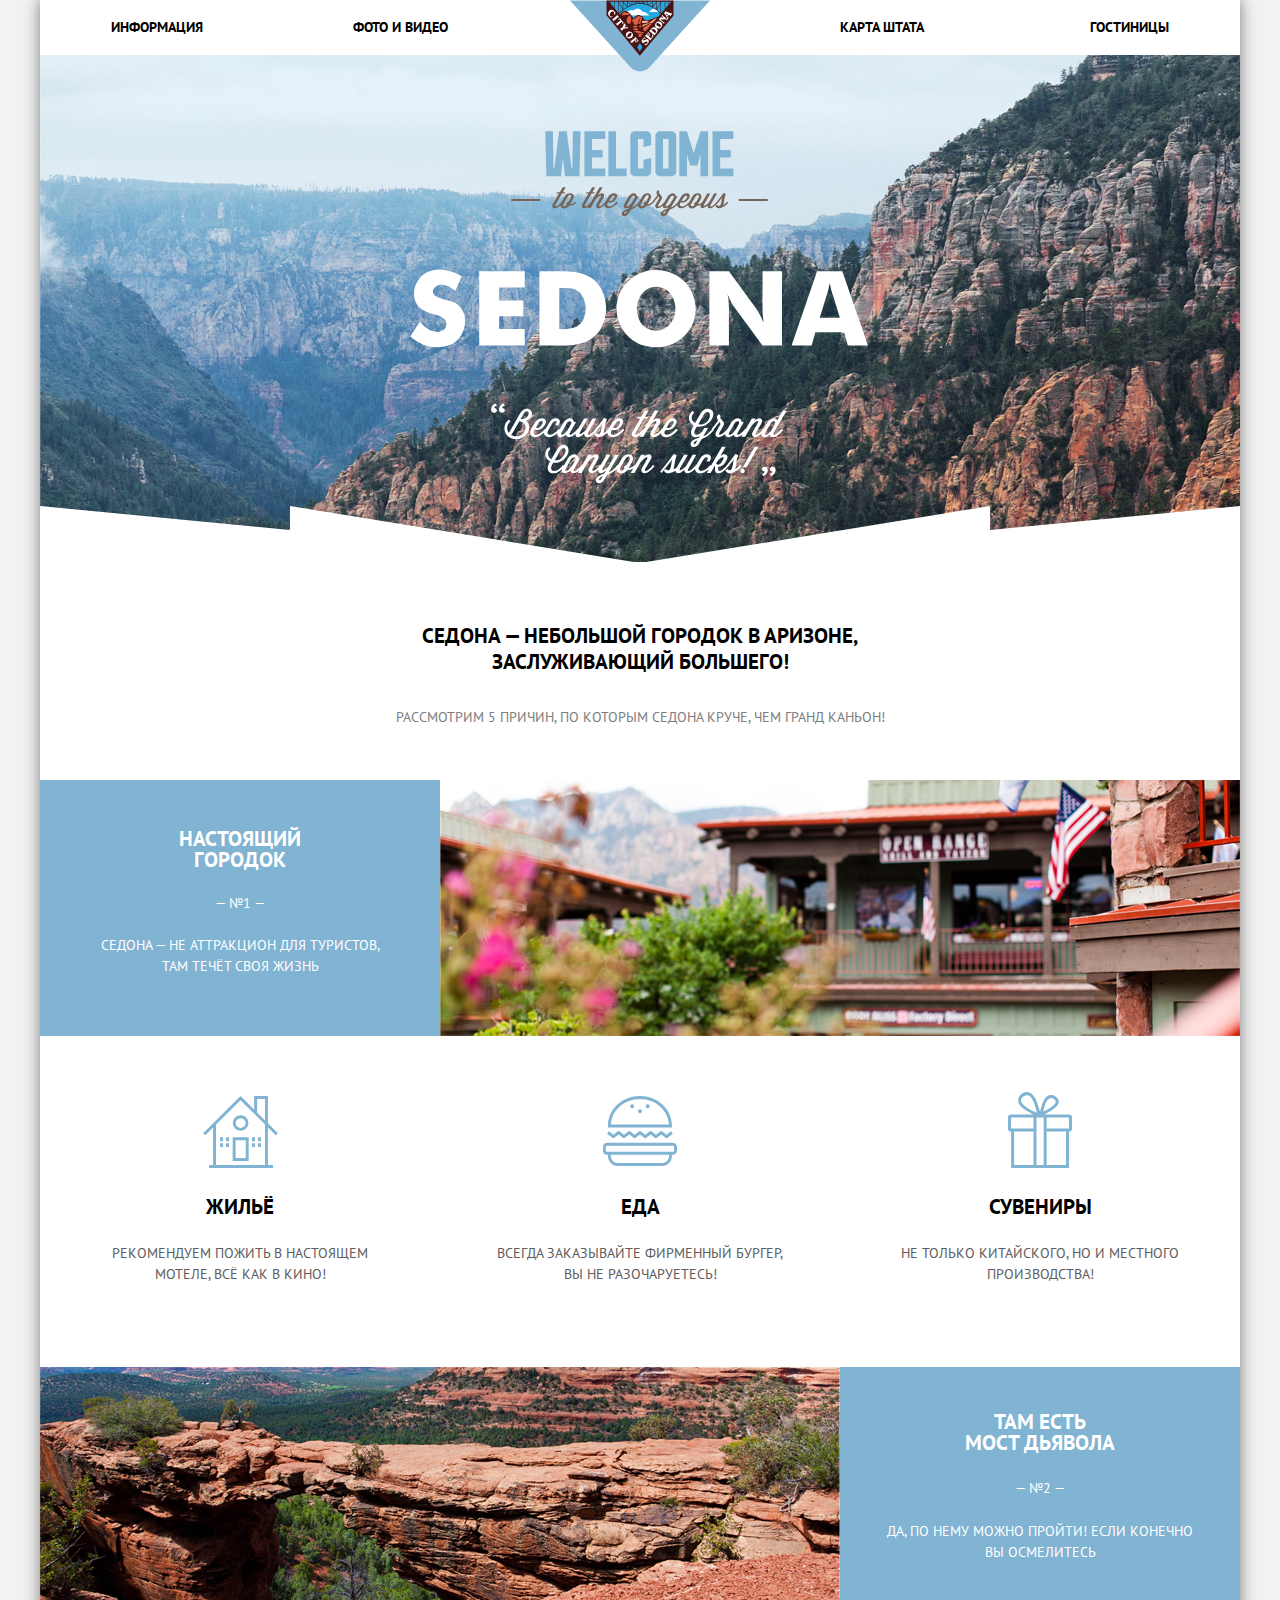
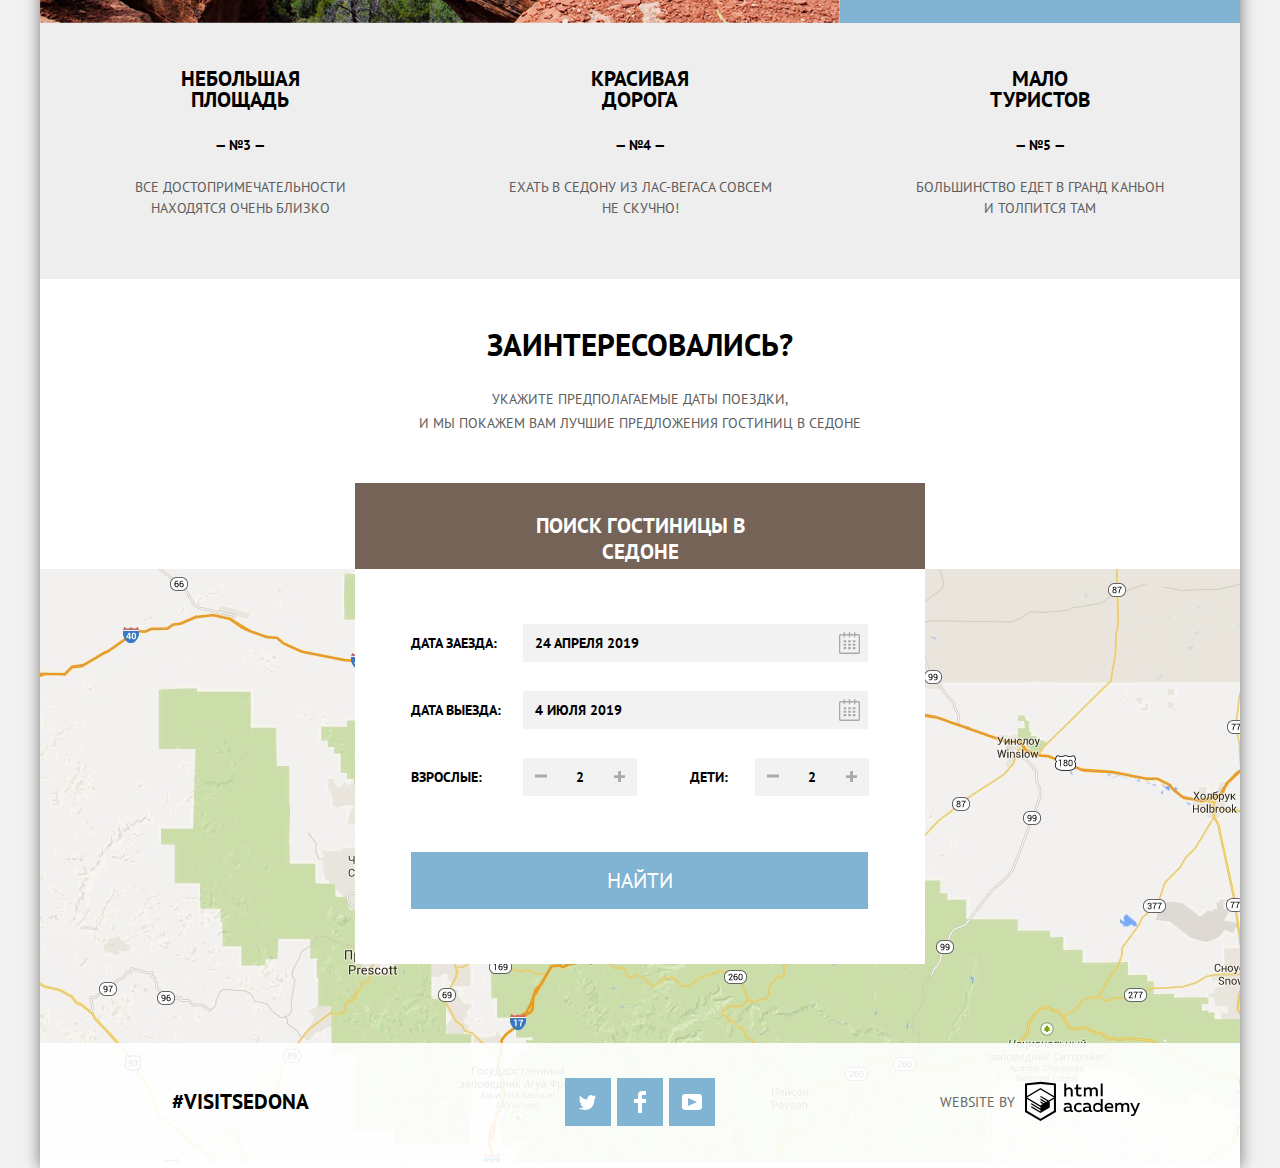
<file: index.html>
<!DOCTYPE html>
<html lang="ru">

<head>
  <meta charset="utf-8">
  <title>HTML Academy: Седона</title>
  <link href="https://fonts.googleapis.com/css?family=PT+Sans:400,700&amp;subset=cyrillic" rel="stylesheet">
  <link href="css/normalize.css" rel="stylesheet">
  <link href="css/style.css" rel="stylesheet">
</head>

<body>
  <div class="wrapper">
    <header class="main-header">
      <nav class="main-navigation">
        <ul class="site-navigation">
          <li><a href="info.html">Информация</a></li>
          <li><a href="media.html">Фото и видео</a></li>
          <li><a href="mapstate.html">Карта штата</a></li>
          <li><a href="hotels.html">Гостиницы</a></li>
        </ul>
        <a class="main-header-logo" href="index.html">
          <img src="img/logo-sedona.svg" width="140" height="72" alt="Логотип городка Седона">
        </a>
      </nav>
    </header>
    <main>
      <div class="welcome-background"></div>
      <section class="advantages">
        <header class="advantages-head content">
          <h1 class="visually-hidden">Городок Седона</h1>
          <b class="sedona-intro">СЕДОНА &mdash; НЕБОЛЬШОЙ ГОРОДОК В АРИЗОНЕ, ЗАСЛУЖИВАЮЩИЙ БОЛЬШЕГО!</b>
          <p>РАССМОТРИМ 5 ПРИЧИН, ПО КОТОРЫМ СЕДОНА КРУЧЕ, ЧЕМ ГРАНД КАНЬОН!</p>
        </header>
        <ul class="advantages-list">
          <li class="advantages-item  advantages-item-color">
            <div class="advantages-box">
              <div class="advantages-about-first content">
                <b>Настоящий городок</b>
                <span> &mdash; №1 &mdash;</span>
                <p>СЕДОНА &mdash; НЕ АТТРАКЦИОН ДЛЯ ТУРИСТОВ, ТАМ ТЕЧЁТ СВОЯ ЖИЗНЬ</p>
              </div>
              <img src="img/sedona-city.png" width="800" height="256" alt="Фото городка Седона">
            </div>
          </li>
          <li class="advantages-item">
            <div class="container">
              <ul class="features-list content">
                <li class="features-item features-item-house">
                  <b>ЖИЛЬЁ</b>
                  <p>РЕКОМЕНДУЕМ ПОЖИТЬ В НАСТОЯЩЕМ МОТЕЛЕ, ВСЁ КАК В КИНО!</p>
                </li>
                <li class="features-item features-item-food">
                  <b>ЕДА</b>
                  <p>ВСЕГДА ЗАКАЗЫВАЙТЕ ФИРМЕННЫЙ БУРГЕР, ВЫ НЕ РАЗОЧАРУЕТЕСЬ!</p>
                </li>
                <li class="features-item features-item-gift">
                  <b>СУВЕНИРЫ</b>
                  <p>НЕ ТОЛЬКО КИТАЙСКОГО, НО И МЕСТНОГО ПРОИЗВОДСТВА!</p>
                </li>
              </ul>
            </div>
          </li>
          <li class="advantages-item advantages-item-color">
            <div class="advantages-box advantages-box-reverse">
              <div class="advantages-about-second content">
                <b>ТАМ ЕСТЬ<br> МОСТ ДЬЯВОЛА</b>
                <span>&mdash; №2 &mdash;</span>
                <p>ДА, ПО НЕМУ МОЖНО ПРОЙТИ! ЕСЛИ КОНЕЧНО ВЫ ОСМЕЛИТЕСЬ</p>
              </div>
              <img src="img/devils-bridge.png" width="800" height="256" alt="Мост дьявола">
            </div>
          </li>
          <li class="advantages-item">
            <div class="container">
              <ul class="features-list content">
                <li class="features-item-second">
                  <b>НЕБОЛЬШАЯ ПЛОЩАДЬ</b>
                  <span>&mdash; №3 &mdash;</span>
                  <p>ВСЕ ДОСТОПРИМЕЧАТЕЛЬНОСТИ
                    НАХОДЯТСЯ ОЧЕНЬ БЛИЗКО
                  </p>
                </li>
                <li class="features-item-second">
                  <b>КРАСИВАЯ ДОРОГА</b>
                  <span>&mdash; №4 &mdash;</span>
                  <p>ЕХАТЬ В СЕДОНУ ИЗ ЛАС-ВЕГАСА СОВСЕМ
                    НЕ СКУЧНО!
                  </p>
                </li>
                <li class="features-item-second">
                  <b>МАЛО ТУРИСТОВ</b>
                  <span>&mdash; №5 &mdash;</span>
                  <p>БОЛЬШИНСТВО ЕДЕТ В ГРАНД КАНЬОН
                    И ТОЛПИТСЯ ТАМ
                  </p>
                </li>
              </ul>
            </div>
          </li>
        </ul>
      </section>
      <section class="search-hotel">
        <h2 class="visually-hidden">Поиск гостиницы</h2>
        <p>
          <b>ЗАИНТЕРЕСОВАЛИСЬ?</b>
        </p>
        <p class="search-conditions">УКАЖИТЕ ПРЕДПОЛАГАЕМЫЕ ДАТЫ ПОЕЗДКИ,<br>
          И МЫ ПОКАЖЕМ ВАМ ЛУЧШИЕ ПРЕДЛОЖЕНИЯ ГОСТИНИЦ В СЕДОНЕ
        </p>
        <a href="form.html" class="button-call-form">Поиск гостиницы в Седоне </a>
      </section>
    </main>
    <div class="map">
      <img src="img/map.png" width="1200" height="593" alt="Карта расположения">
      <div class="search-form">
        <form action="https://echo.htmlacademy.ru" method="post">
          <div class="search-item">
            <label for="date-arrival">ДАТА ЗАЕЗДА:</label>
            <input type="text" class="date-arrival" name="arrival" id="date-arrival" placeholder="24 апреля 2019">
            <button type="button" class="button-calendar" aria-label="Выбрать дату заезда">
              <svg xmlns="http://www.w3.org/2000/svg" width="21" height="22" viewBox="0 0 21 22">
                <path d="M19.251 2.025h-2.845V.648c0-.381-.294-.689-.656-.689-.363 0-.656.308-.656.689v1.377h-3.938V.648c0-.381-.294-.689-.655-.689-.363 0-.657.308-.657.689v1.377H5.906V.648c0-.381-.294-.689-.656-.689-.363 0-.657.308-.657.689v1.377H1.75C.784 2.025 0 2.847 0 3.862v16.302C0 21.179.784 22 1.75 22h17.501c.966 0 1.749-.821 1.749-1.836V3.862c0-1.015-.783-1.837-1.749-1.837zm.437 18.139a.448.448 0 0 1-.437.459H1.75a.45.45 0 0 1-.438-.459V3.862a.45.45 0 0 1 .438-.459h2.844v1.378c0 .381.294.689.657.689.362 0 .656-.308.656-.689V3.403h3.938v1.378c0 .381.294.689.657.689.361 0 .655-.308.655-.689V3.403h3.938v1.378c0 .381.293.689.656.689.362 0 .656-.308.656-.689V3.403h2.845c.241 0 .437.206.437.459v16.302z" />
                <path d="M4.594 8.225h2.625v2.066H4.594zM4.594 11.668h2.625v2.067H4.594zM4.594 15.112h2.625v2.066H4.594zM9.188 15.112h2.625v2.066H9.188zM9.188 11.668h2.625v2.067H9.188zM9.188 8.225h2.625v2.066H9.188zM13.781 15.112h2.625v2.066h-2.625zM13.781 11.668h2.625v2.067h-2.625zM13.781 8.225h2.625v2.066h-2.625z" />
              </svg>
            </button>
          </div>
          <div class="search-item">
            <label for="date-retirement">ДАТА ВЫЕЗДА:</label>
            <input type="text" class="date-retirement" name="retirement" id="date-retirement" placeholder="4 июля 2019">
            <button type="button" class="button-calendar" aria-label="Выбрать дату заезда">
              <svg xmlns="http://www.w3.org/2000/svg" width="21" height="22" viewBox="0 0 21 22">
                <path d="M19.251 2.025h-2.845V.648c0-.381-.294-.689-.656-.689-.363 0-.656.308-.656.689v1.377h-3.938V.648c0-.381-.294-.689-.655-.689-.363 0-.657.308-.657.689v1.377H5.906V.648c0-.381-.294-.689-.656-.689-.363 0-.657.308-.657.689v1.377H1.75C.784 2.025 0 2.847 0 3.862v16.302C0 21.179.784 22 1.75 22h17.501c.966 0 1.749-.821 1.749-1.836V3.862c0-1.015-.783-1.837-1.749-1.837zm.437 18.139a.448.448 0 0 1-.437.459H1.75a.45.45 0 0 1-.438-.459V3.862a.45.45 0 0 1 .438-.459h2.844v1.378c0 .381.294.689.657.689.362 0 .656-.308.656-.689V3.403h3.938v1.378c0 .381.294.689.657.689.361 0 .655-.308.655-.689V3.403h3.938v1.378c0 .381.293.689.656.689.362 0 .656-.308.656-.689V3.403h2.845c.241 0 .437.206.437.459v16.302z" />
                <path d="M4.594 8.225h2.625v2.066H4.594zM4.594 11.668h2.625v2.067H4.594zM4.594 15.112h2.625v2.066H4.594zM9.188 15.112h2.625v2.066H9.188zM9.188 11.668h2.625v2.067H9.188zM9.188 8.225h2.625v2.066H9.188zM13.781 15.112h2.625v2.066h-2.625zM13.781 11.668h2.625v2.067h-2.625zM13.781 8.225h2.625v2.066h-2.625z" />
              </svg>
            </button>
          </div>
          <div class="search-item">
            <div class="search-item-column">
              <label for="adults">ВЗРОСЛЫЕ:</label>
              <div class="search-item-buttons">
                <button type="button" class="button-minus" aria-label="Убавить место">
                  <svg width="12" height="12" viewBox="0 0 32 32">
                    <path  d="M0 13v6c0 0.552 0.448 1 1 1h30c0.552 0 1-0.448 1-1v-6c0-0.552-0.448-1-1-1h-30c-0.552 0-1 0.448-1 1z">
                    </path>
                  </svg>
                </button>
                <input type="text" name="adults" id="adults" placeholder="2">
                <button type="button" class="button-plus" aria-label="Добавить человека">
                  <svg width="11" height="11" viewBox="0 0 32 32">
                    <path d="M31 12h-11v-11c0-0.552-0.448-1-1-1h-6c-0.552 0-1 0.448-1 1v11h-11c-0.552 0-1 0.448-1 1v6c0 0.552 0.448 1 1 1h11v11c0 0.552 0.448 1 1 1h6c0.552 0 1-0.448 1-1v-11h11c0.552 0 1-0.448 1-1v-6c0-0.552-0.448-1-1-1z">
                    </path>
                  </svg>
                </button>
              </div>
            </div>
            <div class="search-item-column">
              <label for="children">ДЕТИ:</label>
              <div class="search-item-buttons">
                <button type="button" class="button-minus" aria-label="Убавить место">
                  <svg width="12" height="12" viewBox="0 0 32 32">
                    <path d="M0 13v6c0 0.552 0.448 1 1 1h30c0.552 0 1-0.448 1-1v-6c0-0.552-0.448-1-1-1h-30c-0.552 0-1 0.448-1 1z">
                    </path>
                  </svg>
                </button>
                <input type="text" name="adults" id="children" placeholder="2">
                <button type="button" class="button-plus" aria-label="Добавить ребёнка">
                  <svg width="11" height="11" viewBox="0 0 32 32">
                    <path d="M31 12h-11v-11c0-0.552-0.448-1-1-1h-6c-0.552 0-1 0.448-1 1v11h-11c-0.552 0-1 0.448-1 1v6c0 0.552 0.448 1 1 1h11v11c0 0.552 0.448 1 1 1h6c0.552 0 1-0.448 1-1v-11h11c0.552 0 1-0.448 1-1v-6c0-0.552-0.448-1-1-1z">
                    </path>
                  </svg>
                </button>
              </div>
            </div>
          </div>
          <div class="search-sub">
            <button class="search-btn" type="submit" value="НАЙТИ">
              Найти
            </button>
          </div>
        </form>
      </div>
      <footer class="main-footer">
        <div class="footer-content">
          <div>
            <p class="hash-tag">
              <b>#VISITSEDONA</b>
            </p>
          </div>
          <div class="footer-socials">
            <ul class="social-buttons">
              <li><a class="social-item" href="#"><span class="visually-hidden">Twitter</span>
                  <svg xmlns="http://www.w3.org/2000/svg" xmlns:xlink="http://www.w3.org/1999/xlink" width="17" height="15"
                    viewBox="0 0 17 15">
                    <path fill="#ffffff" d="M10.95.144c1.685-.496 2.984.27 3.577 1.179.673-.231 1.331-.481 2.011-.708a2.345 2.345 0 0 1-.857 1.768c.685.17 1.304-.491 1.304-.491-.169 1-1.006 1.788-1.563 2.024-.231 6.75-3.175 11.217-10.077 11.082h-.446c-.41 0-4.164-.46-4.898-1.887 2.271.196 3.893-.422 4.693-1.177-.96-.3-2.679-.477-2.979-2.95.349.106.564.228 1.19.119C1.705 8.247.374 7.53.448 5.33c.285.328 1.067.536 1.34.472C1.085 5.561-.182 2.442.894.85c1.818 1.854 3.735 3.606 7.152 3.773C8.254 2.33 9.183.793 10.95.144z" />
                  </svg>
                </a>
              </li>
              <li><a class="social-item" href="#"><span class="visually-hidden">Facebook</span><svg xmlns="http://www.w3.org/2000/svg"
                    width="12" height="22" viewBox="0 0 12 22">
                    <path fill="#ffffff" d="M12 4V0H8a4 4 0 0 0-4 4v4H0v4h4v10h4V12h4V8H8V4h4z" />
                  </svg>
                </a>
              </li>
              <li><a class="social-item" href="#"><span class="visually-hidden">Youtube</span>
                  <svg xmlns="http://www.w3.org/2000/svg" xmlns:xlink="http://www.w3.org/1999/xlink" width="20" height="16"
                    viewBox="0 0 20 16">
                    <path fill="#ffffff" d="M17 0H3C1.35 0 0 1.35 0 3v10c0 1.65 1.35 3 3 3h14c1.65 0 3-1.35 3-3V3c0-1.65-1.35-3-3-3zM6.027 11.998V4.002L15.014 8l-8.987 3.998z" />
                  </svg>
                </a>
              </li>
            </ul>
          </div>
          <div>
            <div class="footer-copyright">
              <b>WEBSITE BY</b><a class="copyright-button" href="https://htmlacademy.ru/intensive/htmlcss">
                <svg width="115px" height="41px" xmlns="http://www.w3.org/2000/svg" viewBox="0 0 108.08 36.85">
                  <title>logo-htmlacademy-small1</title>
                  <path fill="#000000" d="M44.61,26.88a2,2,0,0,0,.55-0.1v1.33a3.25,3.25,0,0,1-1.18.21,1.67,1.67,0,0,1-1.67-1,4.84,4.84,0,0,1-3.14,1.08c-1.51,0-2.91-.83-2.91-2.55,0-2.13,2-2.79,3.71-2.79a11.08,11.08,0,0,1,2.17.25v-0.3c0-1-.76-1.77-2.19-1.77a7.42,7.42,0,0,0-3,.64v-1.7a10.21,10.21,0,0,1,3.19-.55c2.36,0,3.81,1.12,3.81,3.65v3a0.54,0.54,0,0,0,.49.59h0.17Zm-6.44-1.13A1.35,1.35,0,0,0,39.63,27h0.11a3.39,3.39,0,0,0,2.41-1V24.58a9.72,9.72,0,0,0-1.81-.21c-1,0-2.16.33-2.16,1.38h0Zm12.36-6.11a5,5,0,0,1,2.57.64V22a4.08,4.08,0,0,0-2.3-.7,2.75,2.75,0,1,0,0,5.49,5,5,0,0,0,2.43-.64v1.71a6.27,6.27,0,0,1-2.76.57A4.21,4.21,0,0,1,46,24.51q0-.21,0-0.41a4.32,4.32,0,0,1,4.18-4.46h0.38Zm12.17,7.24a2,2,0,0,0,.55-0.1v1.33a3.25,3.25,0,0,1-1.18.21,1.67,1.67,0,0,1-1.67-1,4.84,4.84,0,0,1-3.14,1.08c-1.51,0-2.91-.83-2.91-2.55,0-2.13,2-2.79,3.71-2.79a11.08,11.08,0,0,1,2.17.25v-0.3c0-1-.76-1.77-2.19-1.77a7.42,7.42,0,0,0-3,.64v-1.7a10.21,10.21,0,0,1,3.19-.55c2.36,0,3.81,1.12,3.81,3.65v3a0.54,0.54,0,0,0,.49.59h0.17Zm-6.44-1.13A1.35,1.35,0,0,0,57.73,27h0.11a3.39,3.39,0,0,0,2.41-1V24.58a9.72,9.72,0,0,0-1.81-.21c-1.06,0-2.16.33-2.16,1.38h0ZM73,16V28.2H71.35V26.88a3.88,3.88,0,0,1-3.19,1.54,4.4,4.4,0,0,1,0-8.78,3.81,3.81,0,0,1,3,1.3V16H73Zm-4.53,5.22a2.76,2.76,0,1,0,0,5.52A2.86,2.86,0,0,0,71.15,25V23A2.91,2.91,0,0,0,68.49,21.27ZM79,19.64c3.31,0,4.46,2.68,3.92,5.09H76.7c0.21,1.5,1.67,2.11,3.19,2.11a6.11,6.11,0,0,0,2.64-.59v1.6a7.14,7.14,0,0,1-3,.57C77,28.42,74.78,27,74.78,24a4.18,4.18,0,0,1,4-4.39H79Zm0.09,1.54a2.28,2.28,0,0,0-2.44,2.1v0.06H81.3A2,2,0,0,0,79.13,21.18Zm5.73,7V19.87h1.65v1a3.81,3.81,0,0,1,2.78-1.27A2.86,2.86,0,0,1,91.89,21a4.12,4.12,0,0,1,2.91-1.33A3.06,3.06,0,0,1,98,23V28.2h-1.9V23.05a1.59,1.59,0,0,0-1.42-1.75H94.42a2.8,2.8,0,0,0-2.07,1.12V28.2h-1.9V23.05A1.59,1.59,0,0,0,89,21.31H88.8a3,3,0,0,0-2.21,1.29v5.63H84.86Zm21.31-8.33h1.9l-3.91,9.46c-0.9,2.17-2.09,2.86-3.35,2.86a4.76,4.76,0,0,1-1.1-.14V30.46a2.86,2.86,0,0,0,.85.12c0.9,0,1.58-.64,2.07-1.9l0.17-.42-4-8.4h2l2.86,6.29ZM38.73,1.46V6.22a3.81,3.81,0,0,1,2.7-1.14,3.25,3.25,0,0,1,3.44,3.4v5.15H43V8.72a1.81,1.81,0,0,0-1.61-2h-0.3a2.93,2.93,0,0,0-2.32,1.39v5.52h-1.9V1.46h1.9ZM49.94,2.31v3h3V6.91h-3v3.81c0,1.1.5,1.46,1.58,1.46a4.49,4.49,0,0,0,1.69-.33v1.6A6.8,6.8,0,0,1,51,13.8a2.55,2.55,0,0,1-2.86-2.74V6.89H46.58V5.26h1.5V2.74Zm5.4,11.31V5.28H57v1A3.81,3.81,0,0,1,59.77,5a2.86,2.86,0,0,1,2.6,1.33A4.12,4.12,0,0,1,65.28,5,3.06,3.06,0,0,1,68.44,8.4v5.21h-1.9V8.46a1.59,1.59,0,0,0-1.42-1.75H64.89a2.8,2.8,0,0,0-2.07,1.12v5.78h-1.9V8.46A1.59,1.59,0,0,0,59.5,6.71H59.27A3,3,0,0,0,57.06,8v5.63H55.34ZM71.17,1.45H73V13.6H71.17V1.45ZM14.71,0H14.55L0,1.54V28.21l14.55,8.66,14.55-8.66V1.54Zm12.5,27.1L14.55,34.64,1.9,27.12V16.18l12.59,7.5V25L5.86,19.9v1.31l8.68,5.21v1.39L5.87,22.65V24l8.68,5.21,8.75-5.24V18.31L27.2,16V27.12Zm0-12.53-3.48,2-1.6,1L14.51,13v1.31L21,18.23H21l-0.14.09-1,.54-5.37-3.2V17l4.24,2.52-1,.67-3.2-1.9v1.31l2.1,1.24L14.5,22.1,2,14.65,14.51,7.11Zm0-1.32L14.49,5.76,1.91,13.25v-10L14.56,1.92,27.21,3.25v10h0Z"
                    transform="translate(0 -0.02)" />
                </svg>
              </a>
            </div>
          </div>
        </div>
      </footer>
    </div>

  </div>
</body>

</html>
</file>
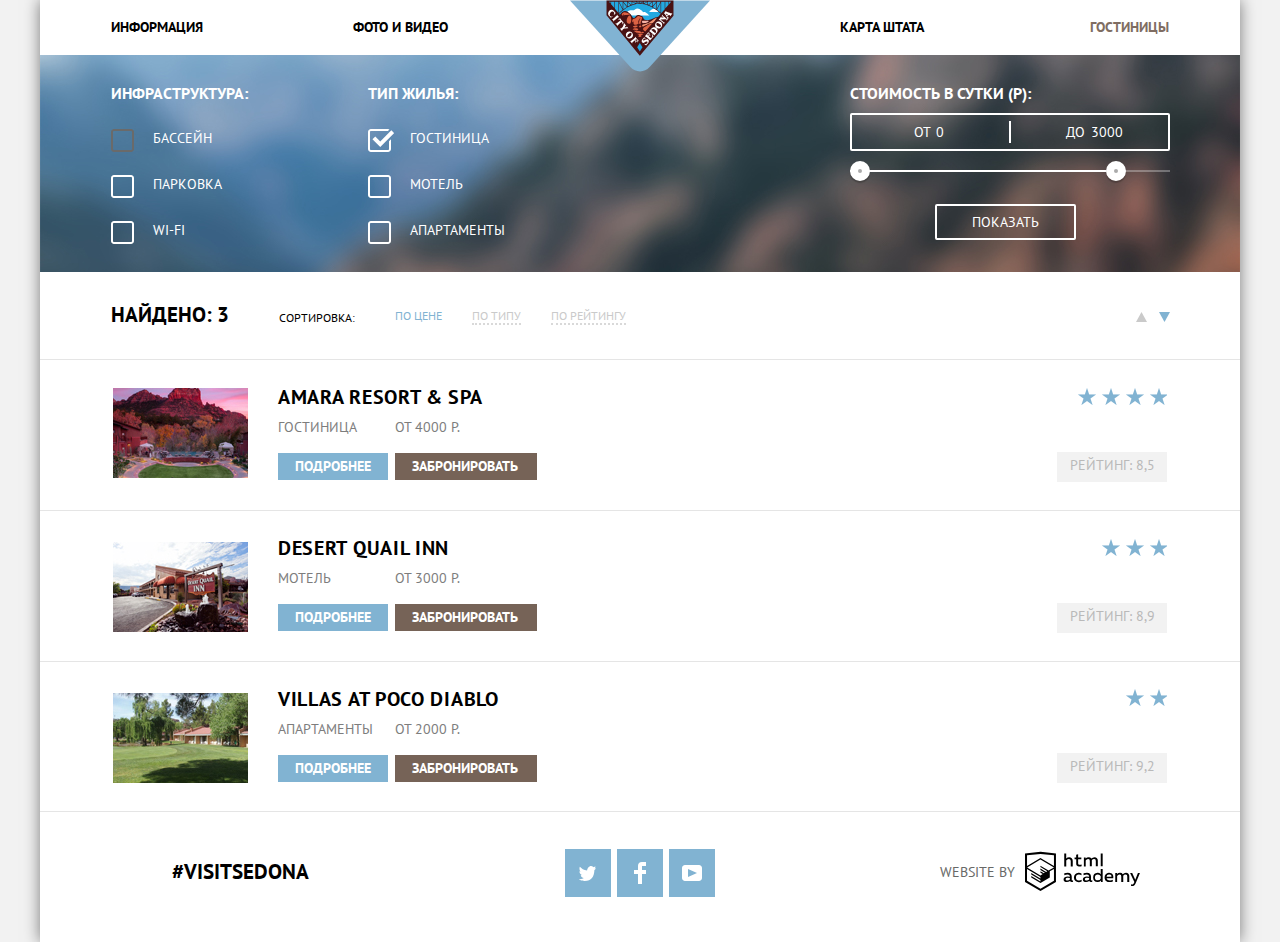
<file: hotels.html>
<!DOCTYPE html>
<html lang="ru">

<head>
  <meta charset="UTF-8">
  <title>Поиск гостиницы в Седоне</title>
  <link href="https://fonts.googleapis.com/css?family=PT+Sans:400,700&amp;subset=cyrillic" rel="stylesheet">
  <link href="css/normalize.css" rel="stylesheet">
  <link href="css/style.css" rel="stylesheet">
</head>

<body class="inner-page">
  <div class="wrapper">
    <header class="main-header">
      <nav class="main-navigation">
        <a class="main-header-logo" href="index.html">
          <img src="img/logo-sedona.svg" width="140" height="72" alt="Логотип городка Седона">
        </a>
        <ul class="site-navigation">
          <li><a href="info.html">Информация</a></li>
          <li><a href="media.html">Фото и видео</a></li>
          <li><a href="mapstate.html">Карта штата</a></li>
          <li class="active"><a>Гостиницы</a></li>
        </ul>
      </nav>
    </header>
    <section class="filter">
      <form class="filter-form" action="echo.htmlacademy.ru">
        <div class="container">
        <h2 class="visually-hidden">Фильтр гостиниц </h2>
        <fieldset class="filter-field">
          <legend>
            ИНФРАСТРУКТУРА:
          </legend>
          <ul class="filter-list">
            <li>
              <input type="checkbox" class="visually-hidden" id="bassein" disabled>
              <label for="bassein">
                БАССЕЙН
              </label>
            </li>
            <li>
              <input type="checkbox" class="visually-hidden" id="parking">
              <label for="parking">
                ПАРКОВКА
              </label>
            </li>
            <li>
              <input type="checkbox" class="visually-hidden" id="wi-fi">
              <label for="wi-fi">
                WI-FI
              </label>
            </li>
          </ul>
        </fieldset>
        <fieldset class="filter-field">
          <legend>
            Тип жилья:
          </legend>
          <ul class="filter-list">
            <li>
              <input type="checkbox" class="visually-hidden" id="hotel" checked>
              <label for="hotel">
                ГОСТИНИЦА
              </label>
            </li>
            <li>
              <input type="checkbox" class="visually-hidden" id="motel">
              <label for="motel">
                МОТЕЛЬ
              </label>
            </li>
            <li>
              <input type="checkbox" class="visually-hidden" id="apartments">
              <label for="apartments">
                АПАРТАМЕНТЫ
              </label>
            </li>
          </ul>
        </fieldset>
        <fieldset class="filter-field">
          <div class="filter-range">
            <div class="filter-range-title">
              Стоимость в сутки (р):
            </div>
            <div class="price-controls">
              <label class="min-price">от
                <input type="text" name="min-price" value="0">
              </label>
              <label class="max-price">до
                <input type="text" name="max-price" value="3000">
              </label>
            </div>
            <div class="range-controls">
              <div class="scale">
                <div class="bar"></div>
              </div>
              <div class="range-toggle range-toggle-min"></div>
              <div class="range-toggle range-toggle-max"></div>
            </div>
            <button class="btn-transparent" type="submit">Показать</button>
          </div>
        </fieldset>
      </div>
        </form>
    </section>
    <main class="page-hotels">
      <section class="sorting-results">
        <div class="sorting-results-container container">
          <h2 class="visually-hidden">Найденные гостиницы</h2>
          <div class="found">
            <h3>
              НАЙДЕНО: 3
            </h3>
          </div>
          <div class="sorting-container">
            <p class="sorting">
              СОРТИРОВКА:
            </p>
          </div>
          <div class="sorting-items-container">
            <ul class="sorting-items">
              <li>
                <a class="sorting-price" href="#">ПО ЦЕНЕ</a>
              </li>
              <li>
                <a class="sorting-type" href="#">ПО ТИПУ</a>
              </li>
              <li>
                <a class="sorting-rate" href="#">ПО РЕЙТИНГУ</a>
              </li>
            </ul>
          </div>
          <div class="sorting-arrows-container">
            <ul class="sorting-arrows">
              <li>
                <a class="sort-arrow-up" href="#"><svg xmlns="http://www.w3.org/2000/svg" width="11" height="10"
                    viewBox="0 0 11 10">
                    <path d="M5.5 0L0 10h11z" /></svg></a>
              </li>
              <li>
                <a class="sort-arrow-down" href="#"><svg xmlns="http://www.w3.org/2000/svg" width="11" height="10"
                    viewBox="0 0 11 10">
                    <path d="M5.5 10L0 0h11" /></svg></a>
              </li>
            </ul>
          </div>
        </div>
      </section>
      <section class="results">
        <div class="container">
          <h2 class="visually-hidden">НАЙДЕННЫЕ ГОСТИНИЦЫ</h2>
          <div class="result-item">
            <div class="result-item-container">
              <div class="hotel-picture">
                <img src="img/amara.jpg" width="135" height="90" alt="фото гостиницы 1">
              </div>
              <div class="result-item-info">
                <a class="searching-hotel" href="#">
                  <h3>AMARA RESORT & SPA</h3>
                </a>
                <div class="flex-container">
                  <div class="result-buttons">
                    <div class="more-info">
                      <span>ГОСТИНИЦА</span>
                      <a href="#">ПОДРОБНЕЕ</a>
                    </div>
                    <div class="booking">
                      <span>ОТ 4000 Р. </span>
                      <a href="#">ЗАБРОНИРОВАТЬ</a>
                    </div>
                  </div>
                </div>
              </div>
              <div class="stars-and-rating">
                <span class="stars stars-4"></span>
                <div class="rating">
                  <p>РЕЙТИНГ: 8,5</p>
                </div>
              </div>
            </div>
          </div>
          <div class="result-item">
            <div class="result-item-container">
              <img src="img/desert-inn.jpg" width="135" height="90" alt="фото гостиницы 1">
              <div class="result-item-info">
                <a class="searching-hotel" href="#">
                  <h3>DESERT QUAIL INN</h3>
                </a>
                <div class="result-buttons">
                  <div class="more-info">
                    <span>Мотель</span>
                    <a href="#">ПОДРОБНЕЕ</a>
                  </div>
                  <div class="booking">
                    <span>ОТ 3000 Р. </span>
                    <a href="#">ЗАБРОНИРОВАТЬ</a>
                  </div>
                </div>
              </div>
              <div class="stars-and-rating">
                <span class="stars stars-3"></span>
                <div class="rating">
                  <p>РЕЙТИНГ: 8,9</p>
                </div>
              </div>
            </div>
          </div>
          <div class="result-item">
            <div class="result-item-container">
              <img src="img/villas-diablo.jpg" width="135" height="90" alt="фото гостиницы 1">
              <div class="result-item-info">
                <a class="searching-hotel" href="#">
                  <h3>VILLAS AT POCO DIABLO</h3>
                </a>
                <div class="result-buttons">
                  <div class="more-info">
                    <span>АПАРТАМЕНТЫ</span>
                    <a href="#">ПОДРОБНЕЕ</a>
                  </div>
                  <div class="booking">
                    <span>ОТ 2000 Р. </span>
                    <a href="#">ЗАБРОНИРОВАТЬ</a>
                  </div>
                </div>
              </div>
              <div class="stars-and-rating">
                <span class="stars stars-2"></span>
                <div class="rating">
                  <p>РЕЙТИНГ: 9,2</p>
                </div>
              </div>
            </div>
          </div>
        </div>
      </section>
    </main>
    <footer class="main-footer">
      <div class="footer-content">
        <div>
          <p class="hash-tag">
            <b>#VISITSEDONA</b>
          </p>
        </div>
        <div class="footer-socials">
          <ul class="social-buttons">
            <li><a class="social-item" href="#"><span class="visually-hidden">Twitter</span>
                <svg xmlns="http://www.w3.org/2000/svg" xmlns:xlink="http://www.w3.org/1999/xlink" width="17"
                  height="15" viewBox="0 0 17 15">
                  <path fill="#ffffff"
                    d="M10.95.144c1.685-.496 2.984.27 3.577 1.179.673-.231 1.331-.481 2.011-.708a2.345 2.345 0 0 1-.857 1.768c.685.17 1.304-.491 1.304-.491-.169 1-1.006 1.788-1.563 2.024-.231 6.75-3.175 11.217-10.077 11.082h-.446c-.41 0-4.164-.46-4.898-1.887 2.271.196 3.893-.422 4.693-1.177-.96-.3-2.679-.477-2.979-2.95.349.106.564.228 1.19.119C1.705 8.247.374 7.53.448 5.33c.285.328 1.067.536 1.34.472C1.085 5.561-.182 2.442.894.85c1.818 1.854 3.735 3.606 7.152 3.773C8.254 2.33 9.183.793 10.95.144z" />
                </svg>
              </a>
            </li>
            <li><a class="social-item" href="#"><span class="visually-hidden">Facebook</span><svg
                  xmlns="http://www.w3.org/2000/svg" width="12" height="22" viewBox="0 0 12 22">
                  <path fill="#ffffff" d="M12 4V0H8a4 4 0 0 0-4 4v4H0v4h4v10h4V12h4V8H8V4h4z" />
                </svg>
              </a>
            </li>
            <li><a class="social-item" href="#"><span class="visually-hidden">Youtube</span>
                <svg xmlns="http://www.w3.org/2000/svg" xmlns:xlink="http://www.w3.org/1999/xlink" width="20"
                  height="16" viewBox="0 0 20 16">
                  <path fill="#ffffff"
                    d="M17 0H3C1.35 0 0 1.35 0 3v10c0 1.65 1.35 3 3 3h14c1.65 0 3-1.35 3-3V3c0-1.65-1.35-3-3-3zM6.027 11.998V4.002L15.014 8l-8.987 3.998z" />
                </svg>
              </a>
            </li>
          </ul>
        </div>
        <div>
          <div class="footer-copyright">
            <b>WEBSITE BY</b><a class="copyright-button" href="https://htmlacademy.ru/intensive/htmlcss">
              <svg width="115px" height="41px" xmlns="http://www.w3.org/2000/svg" viewBox="0 0 108.08 36.85">
                <title>logo-htmlacademy-small1</title>
                <path fill="#000000"
                  d="M44.61,26.88a2,2,0,0,0,.55-0.1v1.33a3.25,3.25,0,0,1-1.18.21,1.67,1.67,0,0,1-1.67-1,4.84,4.84,0,0,1-3.14,1.08c-1.51,0-2.91-.83-2.91-2.55,0-2.13,2-2.79,3.71-2.79a11.08,11.08,0,0,1,2.17.25v-0.3c0-1-.76-1.77-2.19-1.77a7.42,7.42,0,0,0-3,.64v-1.7a10.21,10.21,0,0,1,3.19-.55c2.36,0,3.81,1.12,3.81,3.65v3a0.54,0.54,0,0,0,.49.59h0.17Zm-6.44-1.13A1.35,1.35,0,0,0,39.63,27h0.11a3.39,3.39,0,0,0,2.41-1V24.58a9.72,9.72,0,0,0-1.81-.21c-1,0-2.16.33-2.16,1.38h0Zm12.36-6.11a5,5,0,0,1,2.57.64V22a4.08,4.08,0,0,0-2.3-.7,2.75,2.75,0,1,0,0,5.49,5,5,0,0,0,2.43-.64v1.71a6.27,6.27,0,0,1-2.76.57A4.21,4.21,0,0,1,46,24.51q0-.21,0-0.41a4.32,4.32,0,0,1,4.18-4.46h0.38Zm12.17,7.24a2,2,0,0,0,.55-0.1v1.33a3.25,3.25,0,0,1-1.18.21,1.67,1.67,0,0,1-1.67-1,4.84,4.84,0,0,1-3.14,1.08c-1.51,0-2.91-.83-2.91-2.55,0-2.13,2-2.79,3.71-2.79a11.08,11.08,0,0,1,2.17.25v-0.3c0-1-.76-1.77-2.19-1.77a7.42,7.42,0,0,0-3,.64v-1.7a10.21,10.21,0,0,1,3.19-.55c2.36,0,3.81,1.12,3.81,3.65v3a0.54,0.54,0,0,0,.49.59h0.17Zm-6.44-1.13A1.35,1.35,0,0,0,57.73,27h0.11a3.39,3.39,0,0,0,2.41-1V24.58a9.72,9.72,0,0,0-1.81-.21c-1.06,0-2.16.33-2.16,1.38h0ZM73,16V28.2H71.35V26.88a3.88,3.88,0,0,1-3.19,1.54,4.4,4.4,0,0,1,0-8.78,3.81,3.81,0,0,1,3,1.3V16H73Zm-4.53,5.22a2.76,2.76,0,1,0,0,5.52A2.86,2.86,0,0,0,71.15,25V23A2.91,2.91,0,0,0,68.49,21.27ZM79,19.64c3.31,0,4.46,2.68,3.92,5.09H76.7c0.21,1.5,1.67,2.11,3.19,2.11a6.11,6.11,0,0,0,2.64-.59v1.6a7.14,7.14,0,0,1-3,.57C77,28.42,74.78,27,74.78,24a4.18,4.18,0,0,1,4-4.39H79Zm0.09,1.54a2.28,2.28,0,0,0-2.44,2.1v0.06H81.3A2,2,0,0,0,79.13,21.18Zm5.73,7V19.87h1.65v1a3.81,3.81,0,0,1,2.78-1.27A2.86,2.86,0,0,1,91.89,21a4.12,4.12,0,0,1,2.91-1.33A3.06,3.06,0,0,1,98,23V28.2h-1.9V23.05a1.59,1.59,0,0,0-1.42-1.75H94.42a2.8,2.8,0,0,0-2.07,1.12V28.2h-1.9V23.05A1.59,1.59,0,0,0,89,21.31H88.8a3,3,0,0,0-2.21,1.29v5.63H84.86Zm21.31-8.33h1.9l-3.91,9.46c-0.9,2.17-2.09,2.86-3.35,2.86a4.76,4.76,0,0,1-1.1-.14V30.46a2.86,2.86,0,0,0,.85.12c0.9,0,1.58-.64,2.07-1.9l0.17-.42-4-8.4h2l2.86,6.29ZM38.73,1.46V6.22a3.81,3.81,0,0,1,2.7-1.14,3.25,3.25,0,0,1,3.44,3.4v5.15H43V8.72a1.81,1.81,0,0,0-1.61-2h-0.3a2.93,2.93,0,0,0-2.32,1.39v5.52h-1.9V1.46h1.9ZM49.94,2.31v3h3V6.91h-3v3.81c0,1.1.5,1.46,1.58,1.46a4.49,4.49,0,0,0,1.69-.33v1.6A6.8,6.8,0,0,1,51,13.8a2.55,2.55,0,0,1-2.86-2.74V6.89H46.58V5.26h1.5V2.74Zm5.4,11.31V5.28H57v1A3.81,3.81,0,0,1,59.77,5a2.86,2.86,0,0,1,2.6,1.33A4.12,4.12,0,0,1,65.28,5,3.06,3.06,0,0,1,68.44,8.4v5.21h-1.9V8.46a1.59,1.59,0,0,0-1.42-1.75H64.89a2.8,2.8,0,0,0-2.07,1.12v5.78h-1.9V8.46A1.59,1.59,0,0,0,59.5,6.71H59.27A3,3,0,0,0,57.06,8v5.63H55.34ZM71.17,1.45H73V13.6H71.17V1.45ZM14.71,0H14.55L0,1.54V28.21l14.55,8.66,14.55-8.66V1.54Zm12.5,27.1L14.55,34.64,1.9,27.12V16.18l12.59,7.5V25L5.86,19.9v1.31l8.68,5.21v1.39L5.87,22.65V24l8.68,5.21,8.75-5.24V18.31L27.2,16V27.12Zm0-12.53-3.48,2-1.6,1L14.51,13v1.31L21,18.23H21l-0.14.09-1,.54-5.37-3.2V17l4.24,2.52-1,.67-3.2-1.9v1.31l2.1,1.24L14.5,22.1,2,14.65,14.51,7.11Zm0-1.32L14.49,5.76,1.91,13.25v-10L14.56,1.92,27.21,3.25v10h0Z"
                  transform="translate(0 -0.02)" />
              </svg>
            </a>
          </div>
        </div>
      </div>
    </footer>
  </div>
</body>

</html>
</file>
<file: css/style.css>
html, 
body { 
  width: 100%; 
  height: 100%; 
}

body {
  font-family: "PT Sans", Arial, sans-serif;
  font-size: 14px;
  line-height: 21px;
  font-weight: 700;
  color: #000000;
  text-transform: uppercase;
  background-color: #f2f2f2;
}

a {
  text-decoration: none;
}

.wrapper {
  position: relative; 
  width: 1200px; 
  margin: 0 auto; 
  -webkit-box-shadow: 0 0 15px rgba(0, 0, 0, 0.5); 
  box-shadow: 0 0 15px rgba(0, 0, 0, 0.5); 
  background-color: #ffffff;
}

.main-header {
  width: 100%;
  min-height: 40px;
}

.main-navigation {
  display: -webkit-box;
  display: -ms-flexbox;
  display: flex;
  -webkit-box-orient: vertical;
  -webkit-box-direction: normal;
      -ms-flex-direction: column;
          flex-direction: column;
  -webkit-box-align: center;
      -ms-flex-align: center;
          align-items: center;
  margin: auto;
  min-height: 55px;
  font-size: 14px;
  line-height: 26px;
  color: #000000;
  background-color: #ffffff;
}

.site-navigation {
  display: -webkit-box;
  display: -ms-flexbox;
  display: flex;
  -ms-flex-wrap: wrap;
      flex-wrap: wrap;
  -webkit-box-pack: justify;
      -ms-flex-pack: justify;
          justify-content: space-between;
  width: 100%; 
  padding: 0;
  list-style: none;
}

.site-navigation li {
  width: 300px;
  -webkit-box-sizing: border-box;
          box-sizing: border-box;
}

.site-navigation a {
  font-weight: 700;
}

.site-navigation li.active a {
  color: #7f6d62 ;
}

.site-navigation li:nth-child(1) {
  padding-left: 71px;
  text-align: left;
}


.site-navigation li:nth-child(2) {
  padding-left: 13px;
  text-align: left;
}

.site-navigation li:nth-child(3) {
  padding-right: 16px;
  text-align: right;
}

.site-navigation li:nth-child(4) {
  padding-right: 71px;
  text-align: right;
}

.site-navigation a,
.feature-item b {
  color: #000000;
}

.site-navigation a:hover,
.site-navigation a:focus {
  color: #81b3d2;
}

.site-navigation a:active {
  color: #d5d5d5;
}

.main-header-logo {
  position: absolute;
  top: 0;
  left: calc(50% - 70px);
  z-index: 1;
  margin: 0 auto;
  -webkit-box-ordinal-group: 3;
      -ms-flex-order: 2;
          order: 2;
  width: 140px;
  height: 72px;
}

.welcome-background {
  position: relative;
  margin: auto auto 61px auto;
  width: 1200px;
  height: 507px;
  background: #6292b8 url("../img/background-photo.png") no-repeat;
}

.welcome-background::before {
  content: "";
  position: absolute;
  top: 76px;
  left: 370px;
  width: 459px;
  height: 353px;
  background: url("../img/intro-welcome.svg") no-repeat;
}

.welcome-background::after {
  content: "";
  position: absolute;
  bottom: -3px;
  left: 0px;
  width: 1200px;
  height: 59px;
  background: url(../img/intro-mask.svg) no-repeat;
}

.advantages-head {
  width: 490px;
  margin: 0 auto;
  margin-bottom: 36px;
  font-size: 21px;
  line-height: 26px;
  text-align: center;
}

.advantages-head p {
font-weight: normal;
}

.visually-hidden { 
    position: absolute; 
    width: 1px; 
    height: 1px; 
    margin: -1px; 
    border: 0; 
    padding: 0; 
    white-space: nowrap; 
    -webkit-clip-path: inset(100%); 
            clip-path: inset(100%); 
    clip: rect(0 0 0 0); 
    overflow: hidden; 
}

.advantages-head p {
  display: inline-block;
  padding-top: 15px;
  text-align: center;
  vertical-align: middle;
}

.advantages-list {
  margin: 0;
  padding: 0;
  list-style: none;
}

.advantages-box {
  display: -webkit-box;
  display: -ms-flexbox;
  display: flex;
}

.content p {
  text-align: center;
  font-size: 14px;
  line-height: 26px;
  color: #7d7d7d;
}

.advantages-item-color {
  background-color: #81b3d2;
}

.advantages-box img {
  display: block;
  -ms-flex-negative: 0;
      flex-shrink: 0;
}

.advantages-about-first {
  display: -webkit-box;
  display: -ms-flexbox;
  display: flex;
  -webkit-box-orient: vertical;
  -webkit-box-direction: normal;
      -ms-flex-direction: column;
          flex-direction: column;
  -webkit-box-align: center;
      -ms-flex-align: center;
          align-items: center;
  -webkit-box-pack: center;
      -ms-flex-pack: center;
          justify-content: center;
  width: 400px;
  padding-top: 3px;
  color: #ffffff;
}

.advantages-about-first b {
  width: 200px;
  padding-bottom: 23px;
  font-size: 21px;
  line-height: 21px;
  text-align: center;
}

.advantages-about-first span {
  padding-bottom: 2px;
  font-size: 14px;
  line-height: 21px;
  font-weight: normal;
  color: #ffffff;
}

.advantages-about-first p {
  width: 280px;
  padding-top: 5px;
  font-size: 14px;
  line-height: 21px;
  font-weight: normal;
  color: #ffffff;
  text-align: center;
}

.container {
  width: 1200px;
  margin: 0 auto;
}

.features-list {
  display: -webkit-box;
  display: -ms-flexbox;
  display: flex;
  -ms-flex-wrap: wrap;
      flex-wrap: wrap;
  margin: 0;
  padding: 0;
  min-height: 256px;
  list-style: none;
}

.advantages-item:nth-child(4) {
  background-color: #eeeeee;
}

.features-item {
  display: -webkit-box;
  display: -ms-flexbox;
  display: flex;
  -webkit-box-orient: vertical;
  -webkit-box-direction: normal;
      -ms-flex-direction: column;
          flex-direction: column;
  -webkit-box-align: center;
      -ms-flex-align: center;
          align-items: center;
  -ms-flex-negative: 0;
      flex-shrink: 0;
  width: 400px;
  height: 171px;
  padding-top: 160px;
  text-align: center;
  background-repeat: no-repeat;
  background-position: center top;
}

.features-item p {
  font-weight: normal;
}

.features-item-second {
  display: -webkit-box;
  display: -ms-flexbox;
  display: flex;
  -webkit-box-orient: vertical;
  -webkit-box-direction: normal;
      -ms-flex-direction: column;
          flex-direction: column;
  -webkit-box-align: center;
      -ms-flex-align: center;
          align-items: center;
  -ms-flex-negative: 0;
      flex-shrink: 0;
  width: 400px;
  min-height: 170px;
  padding-top: 45px;
  text-align: center;
}

.features-item-second p {
  font-weight: normal;
}

.features-item b,
.features-item-second b {
  width: 120px;
  font-size: 21px;
  line-height: 21px;
}

.features-item p,
.features-item-second p {
  width: 300px;
  padding-top: 12px;
  line-height: 21px;
  color: #5d5d5d;
}

.features-item-house {
  background-image: url("../img/house.svg");
  background-position-y: 60px;
}

.features-item-food {
  background-image: url("../img/food.svg");
  background-position-y: 60px;
}

.features-item-gift {
  background-image: url("../img/gift.svg");
  background-position-y: 56px;
}

.advantages-box-reverse {
  -webkit-box-orient: horizontal;
  -webkit-box-direction: reverse;
      -ms-flex-direction: row-reverse;
          flex-direction: row-reverse;
}

.advantages-about-second {
  display: -webkit-box;
  display: -ms-flexbox;
  display: flex;
  -webkit-box-orient: vertical;
  -webkit-box-direction: normal;
      -ms-flex-direction: column;
          flex-direction: column;
  -webkit-box-align: center;
      -ms-flex-align: center;
          align-items: center;
  -webkit-box-pack: center;
      -ms-flex-pack: center;
          justify-content: center;
  width: 400px;
  color: #ffffff;
}

.advantages-about-second b {
  width: 200px;
  padding-top: 5px;
  padding-bottom: 25px;
  font-size: 21px;
  line-height: 21px;
  text-align: center;
}

.advantages-about-second span {
  padding-bottom: 8px;
  font-size: 14px;
  line-height: 21px;
  font-weight: normal;
  color: #ffffff;
}

.advantages-about-second p {
  width: 320px;
  padding-bottom: 7px;
  font-size: 14px;
  line-height: 21px;
  font-weight: normal;
  color: #ffffff;
  text-align: center;
}

.features-item-second span {
  padding-top: 25px;
}

.features-item-second p {
  width: 264px;
  padding-top: 7px;
  line-height: 21px;
}

.features-item-second:nth-child(3) p {
  width: 250px;
  padding-top: 7px;
  line-height: 21px;
}

.search-hotel {
  width: 1200px;
  margin-top: 50px;
  text-align: center;
  color: #000000;
}

.search-conditions {
  display: block;
  margin-top: 27px;
  line-height: 24px;
  color: #5d5d5d;
  font-weight: normal;
}

.button-call-form {
  display: inline-block;
  -webkit-box-sizing: border-box;
          box-sizing: border-box;
  width: 570px;
  max-height: 86px;
  margin-top: 34px;
  padding: 30px 140px;
  font-size: 21px;
  line-height: 26px;
  text-align: center;
  color: #ffffff;
  vertical-align: middle;
  text-transform: uppercase;
  background-color: #766357;
  border: none;
}

.button-call-form:hover  {
  background-color: #604e43;
}

.button-call-form:active {
  color: #65564e;
  background-color: #503e33;
}

.search-hotel b:nth-child(1) {
  display: inline-block;
  font-size: 31px;
  line-height: 31px;
  vertical-align: middle;
}

.map {
  position: relative;
}

.map .search-form {
  position: absolute;
  top: 0;
  left: calc(50% - (570px / 2));
}

.search-form {
  display: -webkit-box;
  display: -ms-flexbox;
  display: flex;
  -ms-flex-pack: distribute;
      justify-content: space-around;
  margin: 0 auto;
  padding-top: 55px;
  width: 570px;
  height: 340px;
  background-color: #ffffff;
}

.search-form form {
  padding: 0 55px;
}

.search-item {
  position: relative;
  display: -webkit-box;
  display: -ms-flexbox;
  display: flex;
  -webkit-box-align: center;
      -ms-flex-align: center;
          align-items: center;
}

.search-item label {
  display: block;
  -ms-flex-negative: 0;
      flex-shrink: 0;
  width: 94px;
  margin-right: 18px;
  font-size: 14px;
  line-height: 26px;
  color: #000000;
  background-color: #ffffff;
}

.search-item:not(:last-of-type) {
  margin-bottom: 29px;
}

.search-item input {
  -webkit-box-sizing: border-box;
          box-sizing: border-box;
  -ms-flex-negative: 0;
      flex-shrink: 0;
  width: 345px;
  height: 38px;
  padding-left: 10px;
  padding-right: 40px;
  font-weight: bold;
  font-size: 14px;
  line-height: 26px;
  vertical-align: middle;
  color: #000000;
  text-transform: uppercase;
  background-color: #f2f2f2;
  border: 2px solid transparent;
}

.search-item input::-webkit-input-placeholder {
  color: #000000;
}

.search-item input:-ms-input-placeholder {
  color: #000000;
}

.search-item input::-ms-input-placeholder {
  color: #000000;
}

.search-item input::placeholder {
  color: #000000;
}

.button-calendar {
  position: absolute;
  right: 9px;
  top:8px;
  display: block;
  margin: 0;
  padding: 0;
  border: none;
  fill: #a9a9a9;
  background-color: transparent;
}

.button-calendar:hover {
  fill: #505050;
}

.button-calendar:active {
  fill: #86b6d4;
  outline: 0;
}

.search-item-column:nth-child(1) {
  position: relative;
  display: -webkit-box;
  display: -ms-flexbox;
  display: flex;
  -webkit-box-align: center;
      -ms-flex-align: center;
          align-items: center;
  width: 226px;
}

.search-item-column:nth-child(2) {
  position: relative;
  display: -webkit-box;
  display: -ms-flexbox;
  display: flex;
  -webkit-box-align: center;
      -ms-flex-align: center;
          align-items: center;
  width: 179px;
  margin-left: 53px;
}

.search-item-column:nth-child(1) label {
  display: block;
  -ms-flex-negative: 0;
      flex-shrink: 0;
  width: 71px;
  margin-right: 41px;
}

.search-item-column:nth-child(2) label {
  display: block;
  -ms-flex-negative: 0;
      flex-shrink: 0;
  width: 38px;
  margin-right: 27px;
}

.search-item-column input {
  display: block;
  -webkit-box-sizing: border-box;
          box-sizing: border-box;
  -ms-flex-negative: 0;
      flex-shrink: 0;
  width: 42px;
  padding: 0 10px;
  text-align: center;
}

.search-item-buttons {
  display: -webkit-box;
  display: -ms-flexbox;
  display: flex;
  -webkit-box-pack: justify;
      -ms-flex-pack: justify;
          justify-content: space-between;
}

.button-minus,
.button-plus {
  width: 36px;
  height: 38px;
  fill: #a9a9a9;
  background-color: #f2f2f2;
  border: none;
}

.button-minus:hover,
.button-plus:hover {
  fill: #505050;
}

.button-minus:active,
.button-plus:active  {
  fill: #86b6d4;
}

.search-item input:hover {
  background-color: #ebebeb;
}

.search-item input:focus {
  background-color: #ffffff;
  border: 2px solid #e5e5e5;
}

.search-sub {
  margin-top: 56px;
}

.search-btn {
  width: 457px;
  height: 57px;
  font-size: 21px;
  line-height: 26px;
  text-transform: uppercase;
  color: #ffffff;
  background-color: #81b3d2;
  border: none;
}

.search-btn:hover {
  background-color: #669ec0;
}

.search-btn:active { 
  color: #88b6d1;
  background-color: #5496bd;
}

.map .main-footer {
  position: absolute;
  bottom: 0;
  left: 0;
  background-color: rgba(255, 255, 255, 0.9);
}

.main-footer {
  position: relative;
  display: -webkit-box;
  display: -ms-flexbox;
  display: flex;
  width: 100%;
  min-height: 125px;
  color: #000000;
  background-color: #ffffff;
}

.footer-content {
  display: -webkit-box;
  display: -ms-flexbox;
  display: flex;
  -webkit-box-align: center;
      -ms-flex-align: center;
          align-items: center;
  -webkit-box-pack: justify;
      -ms-flex-pack: justify;
          justify-content: space-between;
  margin: 0 auto; 
  width: 1056px;
  height: 100%;
}

.hash-tag {
  display: block;
  margin-left: 60px;
  padding-top: 20px;
}

.inner-page .hash-tag {
  padding-top: 15px;
}

.footer-content b {
  font-size: 21px;
  line-height: 26px;
}

.social-buttons {
  display: -webkit-box;
  display: -ms-flexbox;
  display: flex;
  -ms-flex-wrap: wrap;
      flex-wrap: wrap;
  width: 150px;
  padding-top: 21px;
  padding-left: 30px;
  list-style: none;
}

.inner-page .social-buttons {
  padding-top: 18px;
}

.social-buttons li:not(:last-child) {
  padding-right: 6px;
}

.social-item {
  display: -webkit-box;
  display: -ms-flexbox;
  display: flex;
  -webkit-box-align: center;
      -ms-flex-align: center;
          align-items: center;
  -webkit-box-pack: center;
      -ms-flex-pack: center;
          justify-content: center;
  width: 46px;
  height: 48px;
  background-color: #81b3d2;
}

.social-item:hover {
  background-color: #669ec0;
}

.social-item:active {
  background-color: #5496bd;
}

.social-item:active path {
  fill: #88b6d1;
}

.footer-copyright {
  display: -webkit-box;
  display: -ms-flexbox;
  display: flex;
  -webkit-box-align: center;
      -ms-flex-align: center;
          align-items: center;
  margin-right: 28px;
  padding-top: 20px;
}

.inner-page .footer-copyright {
  padding-top: 15px;
}

.footer-copyright b {
  display: block;
  -webkit-box-sizing: border-box;
          box-sizing: border-box;
  font-size: 14px;
  line-height: 26px;
  color: #686967;
  font-weight: normal;
}

.footer-copyright svg {
  display: block;
  -webkit-box-sizing: border-box;
          box-sizing: border-box;
  margin-left: 10px;
}

.copyright-button:hover path {
  fill: #81b3d2;
}

.copyright-button:active path {
  fill: #bdbbbc;
}

.inner-page {
  color: #000000;
  
  background-color: #f2f2f2;
}

.filter {
  display: -webkit-box;
  display: -ms-flexbox;
  display: flex;
  min-height: 217px;
  background-image: url("../img/filter-background.jpg");
  background-repeat: no-repeat;
  background-color: #487da7;
  background-size: cover;
}

.filter-form {
  display: -webkit-box;
  display: -ms-flexbox;
  -ms-flex-pack: distribute;
  -webkit-box-flex: 1;
      -ms-flex-positive: 1;
          flex-grow: 1;
  height: 187px;
  
  margin-top: 30px;
}

.filter-form .container {
  display: flex;
}

.filter fieldset {
  margin: 0;
  padding: 0;
  border: none;
  font-size: 16px;
  line-height: 21px;
  color: #ffffff;
}

.filter-field {
  display: inline-block;
}

.filter-field:nth-of-type(1) {
  margin-top: -2px;
  margin-left: 71px;
}

.filter-field:nth-of-type(2) {
  margin-top: -2px;
  margin-left: 120px;
}

.filter-field:nth-of-type(3) {
  margin-left: auto;
  margin-right: 70px;
  vertical-align: top;
}

.filter-field legend {
  box-sizing: border-box;
  padding-bottom: 20px;
}

.filter-list {
  margin: 0;
  margin-top: 3px;
  padding: 0;
  list-style: none;
  font-weight: normal;
}

.filter-list li:not(:nth-child(3)) {
  margin-bottom: 25px;
}

.filter-list label {
  position: relative;
  padding-left: 42px;
  font-size: 14px;
  line-height: 14px;
  color: #ffffff;
}

.filter-list label:before {
  content: "";
  position: absolute;
  left: 0; 
  top: 0;
  display: block;
  width: 23px;
  height: 23px;
  background-repeat: no-repeat;
  background-image: url("../img/checkbox-off.svg");
}

.filter-list input[type="checkbox"]:focus + label {
  outline: 1px solid #457aa4;
}

.filter-list input[type="checkbox"]:checked + label:before {
  width: 26px;
  background-image: url("../img/checkbox-on.svg");
}

.filter-list input[type="checkbox"]:checked:disabled + label:before {
  width: 26px;
  background-image: url("../img/checkbox-on-disabled.svg");
}

.filter-list input[type="checkbox"]:disabled + label:before {
  background-image: url("../img/checkbox-disabled.svg");
}

.filter-range {
  width: 320px;
  color: #ffffff;
  text-transform: uppercase;
}

.filter-range-title {
  margin-top: -2px;
  margin-bottom: 9px;
  font-weight: 600;
  font-size: 16px;
  line-height: 21px;
}

.price-controls {
  position: relative;
  height: 34px;
  margin-bottom: 19px;
  font-size: 0;
  border: 2px solid #ffffff;
  border-radius: 2px;
}

.price-controls::after {
  content: "";
  position: absolute;
  top: 50%;
  left: 50%;

  width: 2px;
  height: 22px;

  background: #ffffff;
  -webkit-transform: translate(-50%, -50%);
      -ms-transform: translate(-50%, -50%);
          transform: translate(-50%, -50%);
}

.price-controls label {
  display: inline-block;
  font-size: 14px;
  line-height: 32px;
  cursor: pointer;
  vertical-align: middle;
}

.price-controls .min-price,
.price-controls .max-price {
  width: 90px;
  padding-left: 62px;
  font-weight: normal;
}

.price-controls input {
  width: 50px;
  margin: 0;
  color: inherit;
  font: inherit;
  padding-bottom: 10px;
  background: none;
  border: none;
}

.range-controls {
  position: relative;

  margin-bottom: 32px;
}

.range-controls .scale {
  height: 2px;

  background: rgba(255, 255, 255, 0.3);
}

.range-controls .bar {
  width: 80%;
  height: 2px;

  background: #ffffff;
}

.range-toggle {
  position: absolute;
  top: -9px;
  width: 4px;
  height: 4px;

  background: #ababab;
  border: 8px solid #ffffff;
  border-radius: 50%;
  -webkit-box-shadow: 0 2px 1px 0 rgba(0, 1, 1, 0.2);
          box-shadow: 0 2px 1px 0 rgba(0, 1, 1, 0.2);
  cursor: pointer;
}

.range-toggle-min {
  left: 0;
}

.range-toggle-max {
  left: 80%;
}

.range-toggle:hover {
  background: #1c4f80;
}

.btn-transparent {
  display: block;
  margin-left: 85px;
  padding: 6px 35px;

  font-size: 14px;
  line-height: 20px;
  color: #ffffff;
  text-transform: uppercase;

  background: transparent;
  border: 2px solid #ffffff;
  border-radius: 2px;
  cursor: pointer;
}

.btn-transparent:hover {
  color: #000000;

  background: #ffffff;
}

.sorting-results {
  min-height: 87px;
}

.sorting-results h3 {
  font-size: 21px;
  line-height: 26px;
}

.sorting-results-container {
  display: -webkit-box;
  display: -ms-flexbox;
  display: flex; 
  -webkit-box-pack: stretch; 
      -ms-flex-pack: stretch; 
          justify-content: stretch;
  margin: 0 auto;
  padding-left: 71px;
  font-weight: normal;
}

.found {
  margin-top: 9px;
  margin-right: 50px;
}

.sorting-container {
  margin-top: 25px;
  margin-right: 40px;
  font-size: 12px;
  line-height: 18px;
}

.sorting-items {
  display: -webkit-box;
  display: -ms-flexbox;
  display: flex;
  -ms-flex-pack: distribute;
      justify-content: space-around;
  -webkit-box-align: center;
      -ms-flex-align: center;
          align-items: center;
  list-style: none;
  margin-top: 35px;
  padding: 0;
  font-size: 12px;
  line-height: 18px;
}

.sorting-items li:not(:nth-of-type(3)) {
  margin-right: 30px;
}

.sorting-items a {
  font-size: 12px;
  line-height: 18px;
}

.sorting-price {
  color: #81b3d2;
}

.sorting-type,
.sorting-rate {
  color: #cacaca;
  border-bottom: 2px dotted #d9d9d9;
} 

.sorting-type:hover {
  color: #81b3d2;
  border-bottom: 2px dotted #81b3d2; 
}

.sorting-type:active {
  color: #000000;
  border-bottom: 2px dotted #000000; 
}

.sorting-rate:hover {
  color: #81b3d2;
  border-bottom: 2px dotted #81b3d2; 
}

.sorting-rate:active {
  color: #000000;
  border-bottom: 2px dotted #000000; 
}

.sorting-arrows {
  display: -webkit-box;
  display: -ms-flexbox;
  display: flex;
  margin-top: 35px;
  margin-left: 470px;
  list-style: none;
}

.sort-arrow-up {
  margin-right: 12px;
  fill: #cacaca;
}

.sort-arrow-down {
  fill: #81b3d2;
}

.sort-arrow-up:hover,
.sort-arrow-down:hover {
  fill: #231f20;
}

.sort-arrow-up:active,
.sort-arrow-down:active {
  fill: #81b3d2;
}

.results {
  margin-bottom: 5px;
}

.result-item {
  display: -webkit-box;
  display: -ms-flexbox;
  display: flex;
  -webkit-box-sizing: border-box;
          box-sizing: border-box;
  height: 150px;
}

.searching-hotel {
  margin-bottom: 10px;
  color: #000000;
}

.flex-container {
  display: -webkit-box;
  display: -ms-flexbox;
  display: flex;
}

.searching-hotel:hover {
  color: #81b3d2;
}

.searching-hotel:active {
  color: #dadada;
}

.result-item-container {
  display: -webkit-box;
  display: -ms-flexbox;
  display: flex;
  -webkit-box-align: center;
      -ms-flex-align: center;
          align-items: center;
  width: 1200px;
  margin: 0 auto;
  padding-top: 2px;
  padding-left: 73px;
  padding-right: 73px;
  border-top: 1px solid #e5e5e5;
}

.result-item {
  height: 151px;
}

.result-item:last-child {
  border-bottom: 1px solid #e5e5e5;
}

.result-item-info {
  margin-left: 30px;
  width: 550px;
}

.result-item img {
  -ms-flex-negative: 0;
      flex-shrink: 0;
}

.result-item-info h3 {
  margin-top: -5px;
  margin-bottom: 0px;
  padding: 0;
  font-weight: 700;
  font-size: 20px;
  letter-spacing: 0.7px;
}

.result-buttons {
  display: -webkit-box;
  display: -ms-flexbox;
  display: flex;
}

.more-info {
  display: -webkit-box;
  display: -ms-flexbox;
  display: flex;
  -webkit-box-orient: vertical;
  -webkit-box-direction: normal;
      -ms-flex-direction: column;
          flex-direction: column;
  -webkit-box-pack: justify;
      -ms-flex-pack: justify;
          justify-content: space-between;
}

.more-info span {
  display: block;
  margin-top: 9px;
  line-height: 21px;  
  font-size: 14px;
  font-weight: normal;
  color: #7d7d7d;
}

.more-info a {
  display: block;
  -webkit-box-sizing: border-box;
          box-sizing: border-box;
  width: 110px;
  height: 27px;
  margin-right: 7px;
  margin-top: 15px;
  padding: 3px 17px;
  color: #ffffff;
  background-color: #81b3d2;
}

.more-info a:hover {
  background-color: #669ec0;
}

.more-info a:active {
  color: #94b9d2;
  background-color: #5496bd;
}

.booking {
  display: -webkit-box;
  display: -ms-flexbox;
  display: flex;
  -webkit-box-orient: vertical;
  -webkit-box-direction: normal;
      -ms-flex-direction: column;
          flex-direction: column;
}

.booking span {
  font-size: 14px;
  line-height: 21px;
  margin-top: 9px;
  color: #7d7d7d;
  font-weight: normal;
}

.booking a {
  display: block;
  -webkit-box-sizing: border-box;
          box-sizing: border-box;
  width: 142px;
  height: 27px;
  margin-top: 15px;
  padding: 3px 17px;
  
  color: #ffffff;
  background-color: #766357;
}

.booking a:hover {
  background-color: #604e43;
}

.booking a:active {
  color: #928a85;
  background-color: #503e33;
}

.stars-and-rating {
  display: -webkit-box;
  display: -ms-flexbox;
  display: flex;
  -webkit-box-orient: vertical;
  -webkit-box-direction: normal;
      -ms-flex-direction: column;
          flex-direction: column;
  margin-bottom: 9px;
  margin-left: auto;
  padding-top: 20px;
}

.stars {
  display: block;
  width: 18px;
  height: 17px;
  margin-bottom: 37px;
  background: url(../img/stars.png) repeat-x;
}

.stars-4 {
  width: 95px;
  margin-left: auto;
}

.stars-3 {
  margin-left: auto;
  width: 71px;
}

.stars-2 {
  margin-left: auto;
  width: 47px;

}

.rating p {
  display: block;
  width: 110px;
  height: 27px;
  margin-top: 10px;
  padding-top: 3px;
  background-color: #f2f2f2;
  font-size: 14px;
  line-height: 21px;
  font-weight: normal;
  color: #b9b9b9;
  text-align: center;
  vertical-align: middle;
}
</file>
